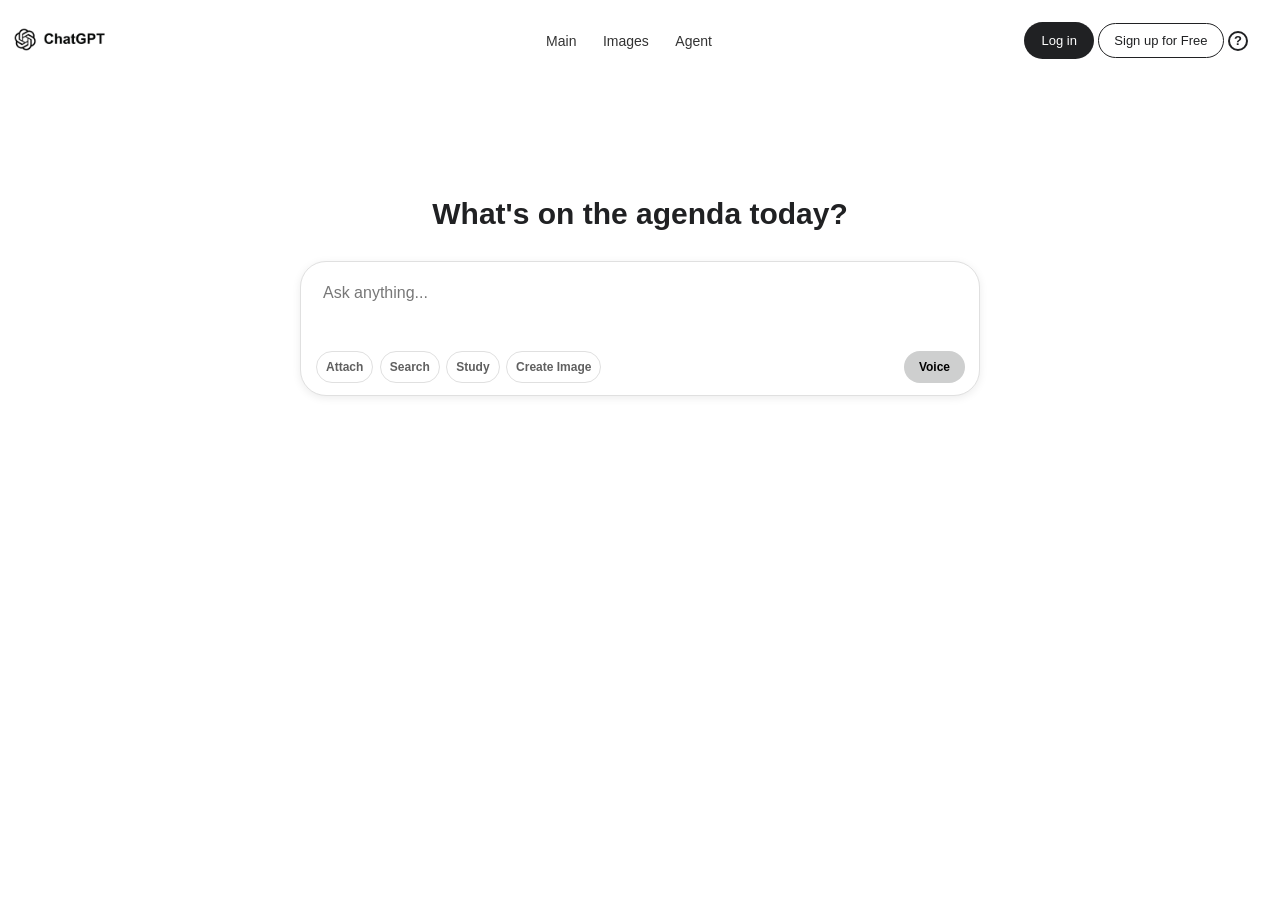
<file: Static Website Test/index.html>
<!DOCTYPE html>
<html lang="en">
<head>
    <meta charset="UTF-8">
    <meta name="viewport" content="width=device-width, initial-scale=1.0">
    <title>ChatGPT</title>
    <link rel="stylesheet" href="index.css">
</head>
<body>
    <div id="app">

        <header id="top-header">
            <img src="logo.png" alt="ChatGPT Logo" id="chat-logo">

            <nav id="main-nav">
                <ul id="nav-list">
                    <li><a href="index.html">Main</a></li>
                    <li><a href="images.html">Images</a></li>
                    <li><a href="#">Agent</a></li>
                </ul>
            </nav>

            <div id="header-buttons">
                <button id="login-button">Log in</button>
                <button id="signup-button">Sign up for Free</button>
                <button id="help-button">?</button>
            </div>
        </header>

        <main id="main-content">
            <h1 id="page-title">What's on the agenda today?</h1>

            <div id="chat-box">
                <textarea
                    id="user-input"
                    placeholder="Ask anything..."
                ></textarea>

                <div id="left-buttons">
                    <button id="attach-button" class="tool-button">Attach</button>
                    <button id="search-button" class="tool-button">Search</button>
                    <button id="study-button" class="tool-button">Study</button>
                    <button id="create-image-button" class="tool-button">Create Image</button>
                </div>

                <button id="voice-button">Voice</button>
            </div>
        </main>

    </div>
</body>
</html>
</file>
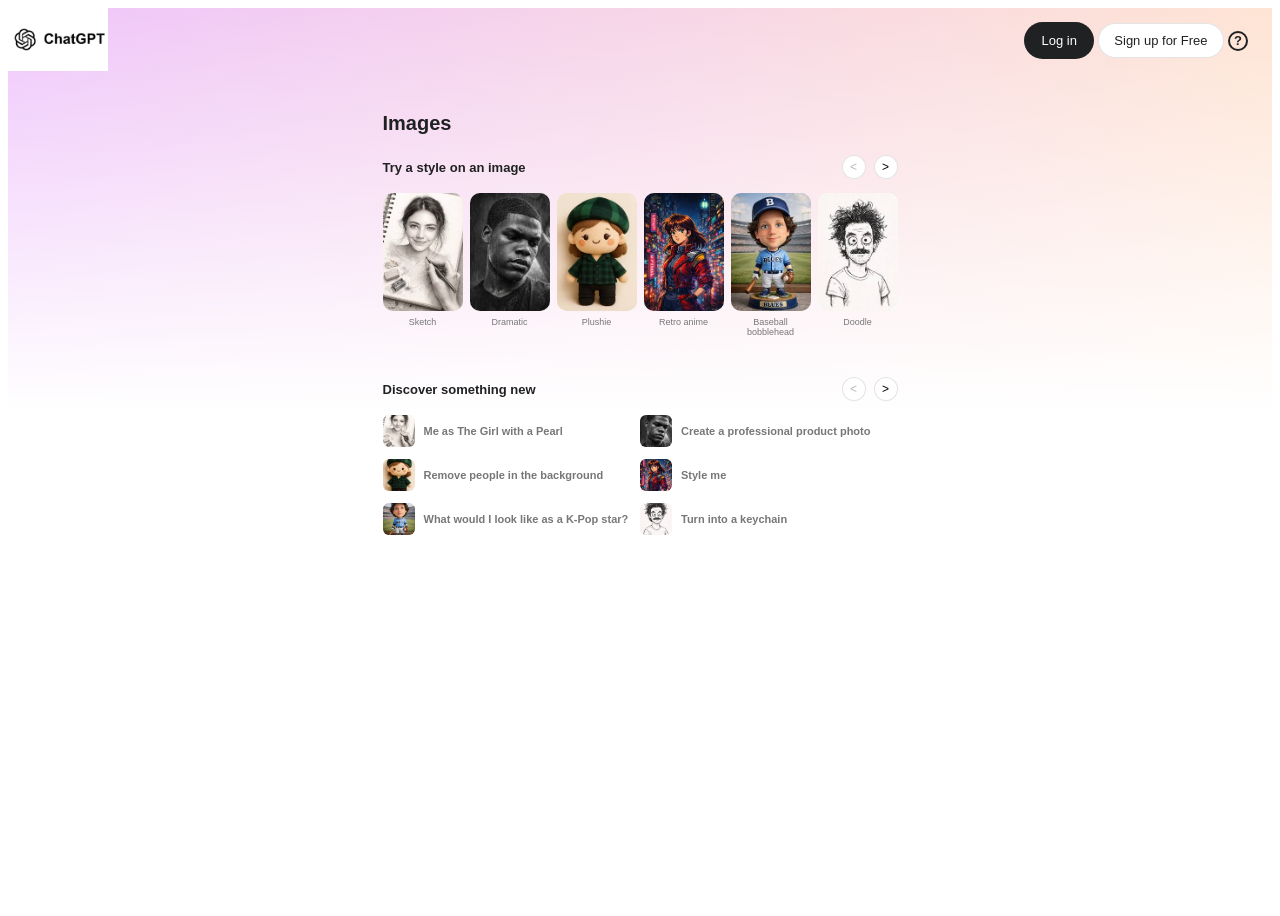
<file: Static Website Test/images.html>
<!DOCTYPE html>
<html lang="en">

<head>
    <meta charset="UTF-8">
    <meta name="viewport" content="width=device-width, initial-scale=1.0">
    <title>ChatGPT</title>
    <link rel="stylesheet" href="index.css">
    <link rel="stylesheet" href="images.css">
</head>

<body>
    <div id="app">

        <header id="top-header">
            <img src="logo.png" alt="ChatGPT Logo" id="chat-logo">

            <!-- <nav id="main-nav">
                <ul id="nav-list">
                    <li><a href="#">Main</a></li>
                    <li><a href="#">Images</a></li>
                    <li><a href="#">Agent</a></li>
                </ul>
            </nav> -->

            <div id="header-buttons">
                <button id="login-button">Log in</button>
                <button id="signup-button">Sign up for Free</button>
                <button id="help-button">?</button>
            </div>
        </header>

        <main id="main-content">
            <h1 id="page-title">Images</h1>

            <div class="section-header">
                <h2 class="section-title">Try a style on an image</h2>
                <button class="prev-button">&lt;</button>
                <button class="next-button">&gt;</button>
            </div>

            <div id="image-style-container">
                <div class="image-style">
                    <img class="style-img" src="style1.jpg" alt="Sketch">
                    <span class="style-label">Sketch</span>
                </div>
                <div class="image-style">
                    <img class="style-img" src="style2.jpg" alt="Dramatic">
                    <span class="style-label">Dramatic</span>
                </div>
                <div class="image-style">
                    <img class="style-img" src="style3.jpg" alt="Plushie">
                    <span class="style-label">Plushie</span>
                </div>
                <div class="image-style">
                    <img class="style-img" src="style4.jpg" alt="Retro anime">
                    <span class="style-label">Retro anime</span>
                </div>
                <div class="image-style">
                    <img class="style-img" src="style5.jpg" alt="Baseball bobblehead">
                    <span class="style-label">Baseball bobblehead</span>
                </div>
                <div class="image-style">
                    <img class="style-img" src="style6.jpg" alt="Doodle">
                    <span class="style-label">Doodle</span>
                </div>
            </div>

            <div class="section-header">
                <h2 class="section-title">Discover something new</h2>
                <button class="prev-button">&lt;</button>
                <button class="next-button">&gt;</button>
            </div>

            <div id="small-style-container">
                <div class="small-image-style">
                    <img class="small-img" src="style1.jpg" alt="Me as The Girl with a Pearl">
                    <span class="small-label">Me as The Girl with a Pearl</span>
                </div>
                <div class="small-image-style">
                    <img class="small-img" src="style2.jpg" alt="Professional product photo">
                    <span class="small-label">Create a professional product photo</span>
                </div>
                <div class="small-image-style">
                    <img class="small-img" src="style3.jpg" alt="Remove people in the background">
                    <span class="small-label">Remove people in the background</span>
                </div>
                <div class="small-image-style">
                    <img class="small-img" src="style4.jpg" alt="Style me">
                    <span class="small-label">Style me</span>
                </div>
                <div class="small-image-style">
                    <img class="small-img" src="style5.jpg" alt="K-Pop star">
                    <span class="small-label">What would I look like as a K-Pop star?</span>
                </div>
                <div class="small-image-style">
                    <img class="small-img" src="style6.jpg" alt="Keychain">
                    <span class="small-label">Turn into a keychain</span>
                </div>
            </div>
        </main>


    </div>
</body>

</html>
</file>
<file: Static Website Test/index.css>
#app {
    font-family: Arial, sans-serif;
    background-color: #ffffff;
    color: #202123;
    min-height: 100vh;
    position: relative;
    overflow: hidden;
}

#top-header {
    height: 64px;
    width: 100%;
    position: relative;
}

#chat-logo {
    width: 100px;
    left: 24px;
}

#main-nav {
    position: absolute;
    top: 25%;
    width: max-content;
    left: 0;
    right: 0;
    margin: 0 auto;
    padding: 8px 18px;
    white-space: nowrap;
    color: gray;
}

#nav-list {
    list-style: none;
    margin: 0;
    padding: 0;
}

.nav-item {
    display: inline-block;
    margin: 0 10px;
}

.nav-link {
    text-decoration: none;
    color: #555555;
    font-size: 14px;
    padding: 7px 10px;
    border-radius: 18px;
}

.nav-link:hover {
    background-color: #e5e5e5;
    color: #202123;
}

#nav-list li {
    display: inline-block;
    margin-right: 22px;
}

#nav-list a {
    text-decoration: none;
    color: #333333;
    font-size: 14px;
}

#header-buttons {
    position: absolute;
    right: 24px;
    top: 14px;
}

#header-buttons button {
    border-radius: 20px;
    padding: 9px 15px;
    cursor: pointer;
    font-size: 13px;
}

#signup-button {
    background-color: #ffffff;
    color: #202123;
    border: 1px solid #202123;
}

#login-button {
    background-color: #202123;
    color: #ffffff;
    border-color: transparent;
}


#header-buttons #help-button {
    background-color: transparent;
    color: #202123;
    border: 2px solid #202123;
    padding: 0;
    width: 20px;
    height: 20px;
    box-sizing: border-box;
    line-height: normal;
    font-weight: bold;
}

#main-content {
    width: 100%;
    text-align: center;
    padding-top: 125px;
    box-sizing: border-box;
}

#page-title {
    font-size: 30px;
    font-weight: 600;
    margin: 0 0 30px 0;
    color: #202123;
}

#chat-box {
    position: relative;
    width: 680px;
    max-width: calc(100% - 40px);
    height: 135px;
    margin: 0 auto;
}

#user-input {
    width: 100%;
    height: 100%;
    box-sizing: border-box;
    border: 1px solid #e0e0e0;
    border-radius: 26px;
    background-color: #ffffff;
    box-shadow: 0 2px 8px rgba(0, 0, 0, 0.08);
    padding: 22px 22px 58px 22px;
    font-family: Arial, sans-serif;
    font-size: 16px;
    resize: none;
    outline: none;
}

#user-input::placeholder {
    color: #777777;
}

#user-input:focus {
    border-color: #c5c5c5;
}

#left-buttons {
    position: absolute;
    left: 16px;
    bottom: 13px;
    text-align: left;
    white-space: nowrap;
}

.tool-button {
    display: inline-block;
    background-color: transparent;
    border-radius: 18px;
    color: #606060;
    border: 1px solid #e0e0e0;
    padding: 8px 9px;
    margin-right: 2px;
    font-size: 12px;
    cursor: pointer;
    font-weight: bold;
}

.tool-button:hover {
    background-color: #f3f3f3;
}

#voice-button {
    position: absolute;
    right: 15px;
    bottom: 13px;
    border: none;
    border-radius: 18px;
    background-color: #cecfcf;
    color: black;
    font-weight: bold;
    padding: 9px 15px;
    font-size: 12px;
    cursor: pointer;
}
</file>
<file: Static Website Test/images.css>
/* ---------- כללי ---------- */
#page {
    margin: 0;
    font-family: Arial, Helvetica, sans-serif;
    color: #222;
}

#app {
    min-height: 100vh;
    background:
        linear-gradient(to bottom, rgba(255, 255, 255, 0) 0%, #ffffff 45%),
        linear-gradient(to right, #efc6fb 0%, #fee4d4 100%);
    background-repeat: no-repeat;
    overflow: hidden;
}

#signup-button {
    border: 0.3px solid rgba(128, 128, 128, 0.216);

}
/* ---------- תוכן ראשי ---------- */
#main-content {
    width: 515px;
    margin: 0 auto;
    padding-top: 40px;
}

#page-title {
    margin: 0 0 20px 0;
    font-size: 20px;
    font-weight: bold;
    text-align: left;
}

/* ---------- כותרת מקטע + חצים ---------- */
.section-header {
    position: relative;
    height: 26px;
    margin-bottom: 12px;

}

.section-title {
    margin: 0;
    font-size: 13px;
    font-weight: bold;
    line-height: 26px;
     text-align: left;

}

.prev-button,
.next-button {
    position: absolute;
    top: 0;
    width: 24px;
    height: 24px;
    padding: 0;
    border: 0.3px solid rgba(128, 128, 128, 0.216);
    border-radius: 50%;
    background-color: #fff;
    font-size: 12px;
    cursor: pointer;
}

.prev-button {
    right: 32px;
    color: #bbb;
}

.next-button {
    right: 0;
}

/* ---------- תמונות גדולות ---------- */
#image-style-container {
    overflow: hidden;
    margin-bottom: 40px;
}

.image-style {
    float: left;
    width: 80px;
    margin-right: 7px;
}

.image-style:last-child {
    margin-right: 0;
}

.style-img {
    display: block;
    width: 80px;
    height: 118px;
    border-radius: 10px;
    object-fit: cover;
}

.style-label {
    display: block;
    margin-top: 6px;
    font-size: 9px;
    text-align: center;
    color: #777;
}

/* ---------- תמונות קטנות ---------- */
#small-style-container {
    overflow: hidden;
}

.small-image-style {
    float: left;
    width: 50%;
    height: 32px;
    margin-bottom: 12px;
    font-weight: bold;
}

.small-img{
    float: left;
    width: 32px;
    height: 32px;
    border-radius: 6px;
    object-fit: cover;
}

.small-label {
    display: block;
    margin-left: 41px;
    line-height: 32px;
    font-size: 11px;
    color: #777;
    text-align: left;
}
</file>
